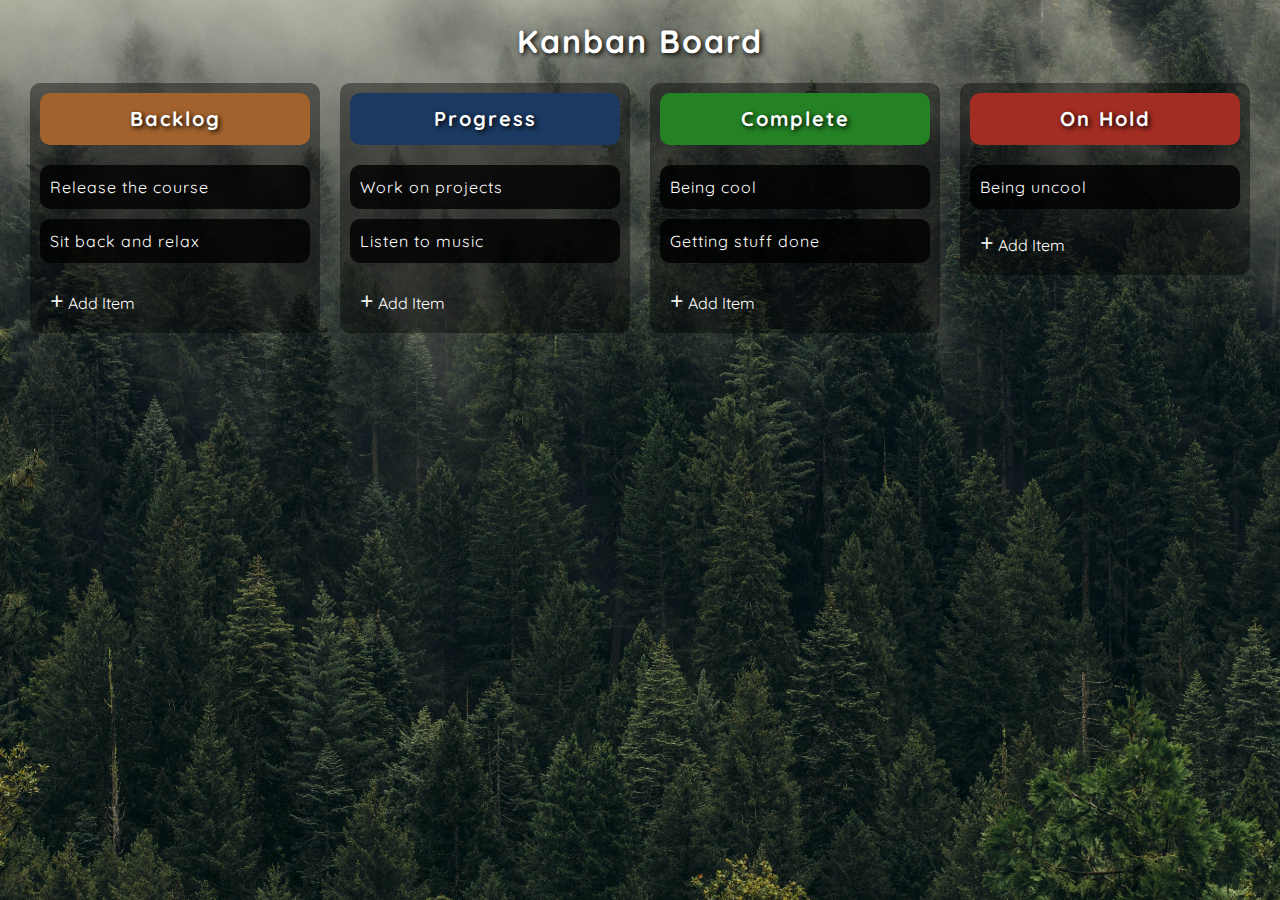
<file: drag-and-drop/index.html>
<!DOCTYPE html>
<html lang="en">
<head>
    <meta charset="UTF-8">
    <meta name="viewport" content="width=device-width, initial-scale=1.0">
    <title>Drag and Drop</title>
    <link rel="icon" type="image/png" href="favicon.png">
    <link rel="stylesheet" href="style.css">
</head>
<body>
    <h1 class="main-title">Kanban Board</h1>
    <div class="drag-container">
        <ul class="drag-list">
            <!-- backlog column -->
            <li class="drag-column backlog-column">
                <span class="header">
                    <h1>Backlog</h1>
                </span>
                <!-- backlog content -->
                <div id="backlog-content"  class="custom-scroll">
                    <ul class="drag-item-list" id="backlog-list" ondrop="drop(event)" 
                    ondragover="allowDrop(event)" ondragenter="dragEnter(0)"></ul>
                </div>
                <!-- Add Button Group -->
                <div class="add-btn-group">
                    <div class="add-btn" onclick="showInputBox(0)">
                        <span class="plus-sign"> + </span>
                        <span>Add Item</span>
                    </div>
                    <div class="add-btn solid" onclick="hideInputBox(0)">
                        <span>Save Item</span>
                    </div>
                </div>
                <div class="add-container">
                    <div class="add-item" contenteditable="true">

                    </div>
                </div>
                
            </li>
            <!-- progress column -->
            <li class="drag-column progress-column">
                <span class="header">
                    <h1>Progress</h1>
                </span>
                <!-- progress content -->
                <div id="progress-content" class="custom-scroll">
                    <ul class="drag-item-list" id="progress-list" ondrop="drop(event)" 
                    ondragover="allowDrop(event)" ondragenter="dragEnter(1)">
                        
                    </ul>
                </div>
                <!-- Add Button Group -->
                <div class="add-btn-group">
                    <div class="add-btn"  onclick="showInputBox(1)">
                        <span class="plus-sign"> + </span>
                        <span>Add Item</span>
                    </div>
                    <div class="add-btn solid" onclick="hideInputBox(1)">
                        <span>Save Item</span>
                    </div>
                </div>
                <div class="add-container">
                    <div class="add-item" contenteditable="true">
                        
                    </div>
                </div>
                
            </li>
            <!-- complete column -->
            <li class="drag-column complete-column">
                <span class="header">
                    <h1>Complete</h1>
                </span>
                <!-- complete content -->
                <div id="complete-content" class="custom-scroll">
                    <ul class="drag-item-list" id="complete-list" ondrop="drop(event)" 
                    ondragover="allowDrop(event) " ondragenter="dragEnter(2)">
                      
                    </ul>
                </div>
                <!-- Add Button Group -->
                <div class="add-btn-group">
                    <div class="add-btn"  onclick="showInputBox(2)">
                        <span class="plus-sign"> + </span>
                        <span>Add Item</span>
                    </div>
                    <div class="add-btn solid" onclick="hideInputBox(2)">
                        <span>Save Item</span>
                    </div>
                </div>
                <div class="add-container">
                    <div class="add-item" contenteditable="true">
                        
                    </div>
                </div>
                
            </li>
            <!-- onhold column -->
            <li class="drag-column on-hold-column">
                <span class="header">
                    <h1>On Hold</h1>
                </span>
                <!-- on-hold content -->
                <div id="on-hold-content" class="custom-scroll">
                    <ul class="drag-item-list" id="on-hold-list" ondrop="drop(event)" 
                    ondragover="allowDrop(event)" ondragenter="dragEnter(3)" >
                    </ul>
                </div>
                <!-- Add Button Group -->
                <div class="add-btn-group">
                    <div class="add-btn"  onclick="showInputBox(3)">
                        <span class="plus-sign"> + </span>
                        <span>Add Item</span>
                    </div>
                    <div class="add-btn solid" onclick="hideInputBox(3)">
                        <span>Save Item</span>
                    </div>
                </div>
                <div class="add-container">
                    <div class="add-item" contenteditable="true">
                        
                    </div>
                </div>
                
            </li>
        </ul>
    </div>
    <!-- Script -->
    <script src="script.js"></script>
</body>
</html>
</file>
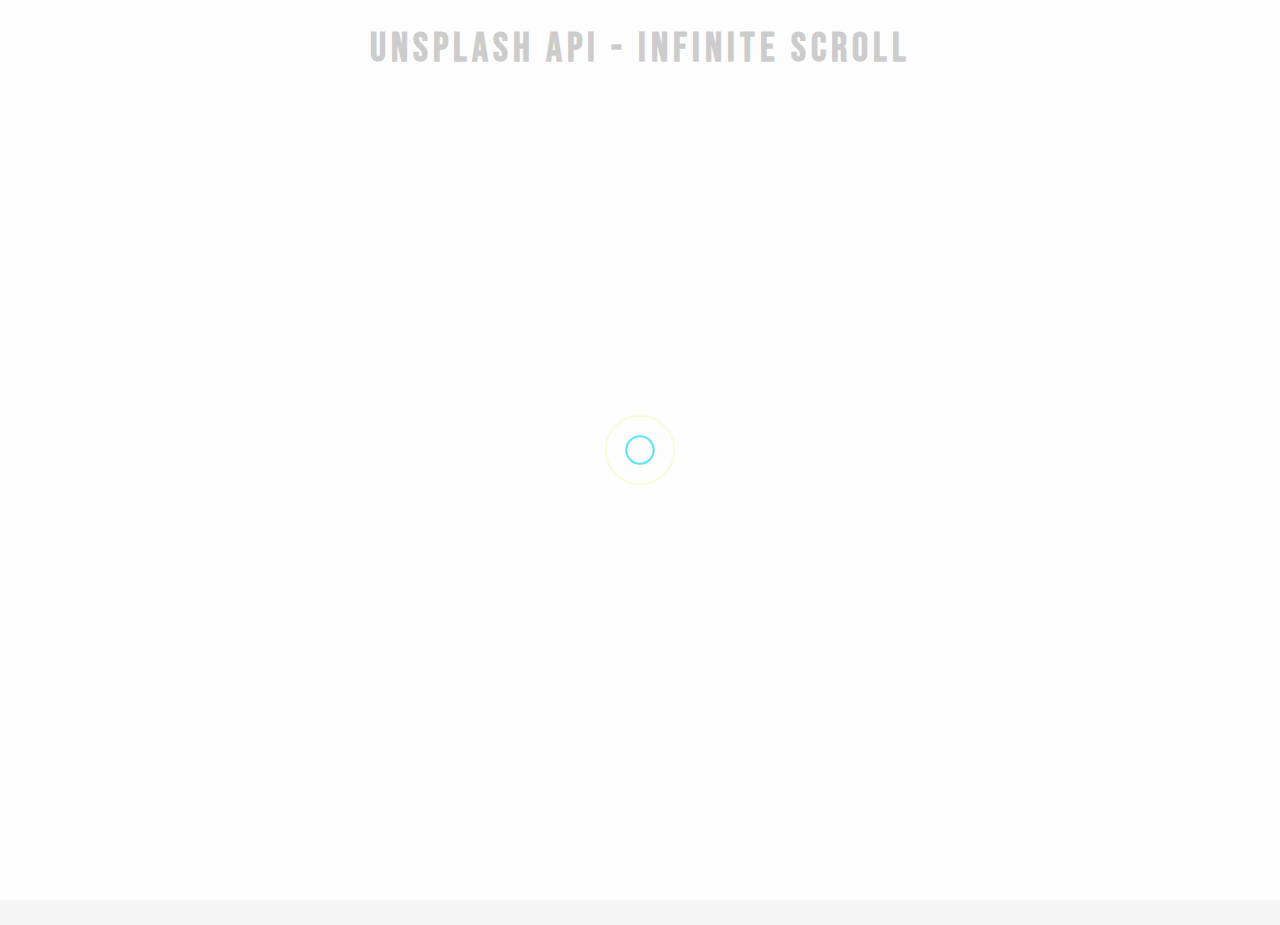
<file: infinite-scroll/index.html>
<!DOCTYPE html>
<html lang="en">
<head>
    <meta charset="UTF-8">
    <meta http-equiv="X-UA-Compatible" content="IE=edge">
    <meta name="viewport" content="width=device-width, initial-scale=1.0">
    <title>Infinite Scroll</title>
    <link rel="icon" type="img/png" href="https://www.google.com/s2/favicons?domain=jacinto.design">
    <link rel="stylesheet" href="./style.css">
</head>
<body>
    <!-- Title -->
    <h1>Unsplash API - Infinite Scroll</h1>
    <!-- Loader -->
    <div id="loader" class="loader">
        <img src="./loader.svg.svg" alt="loading">
    </div>
    <!-- Image Container -->
    <div class="img-container" id="img-container">
    </div>
    <!-- Script -->
    <script src="./script.js"></script>
</body>
</html>
</file>
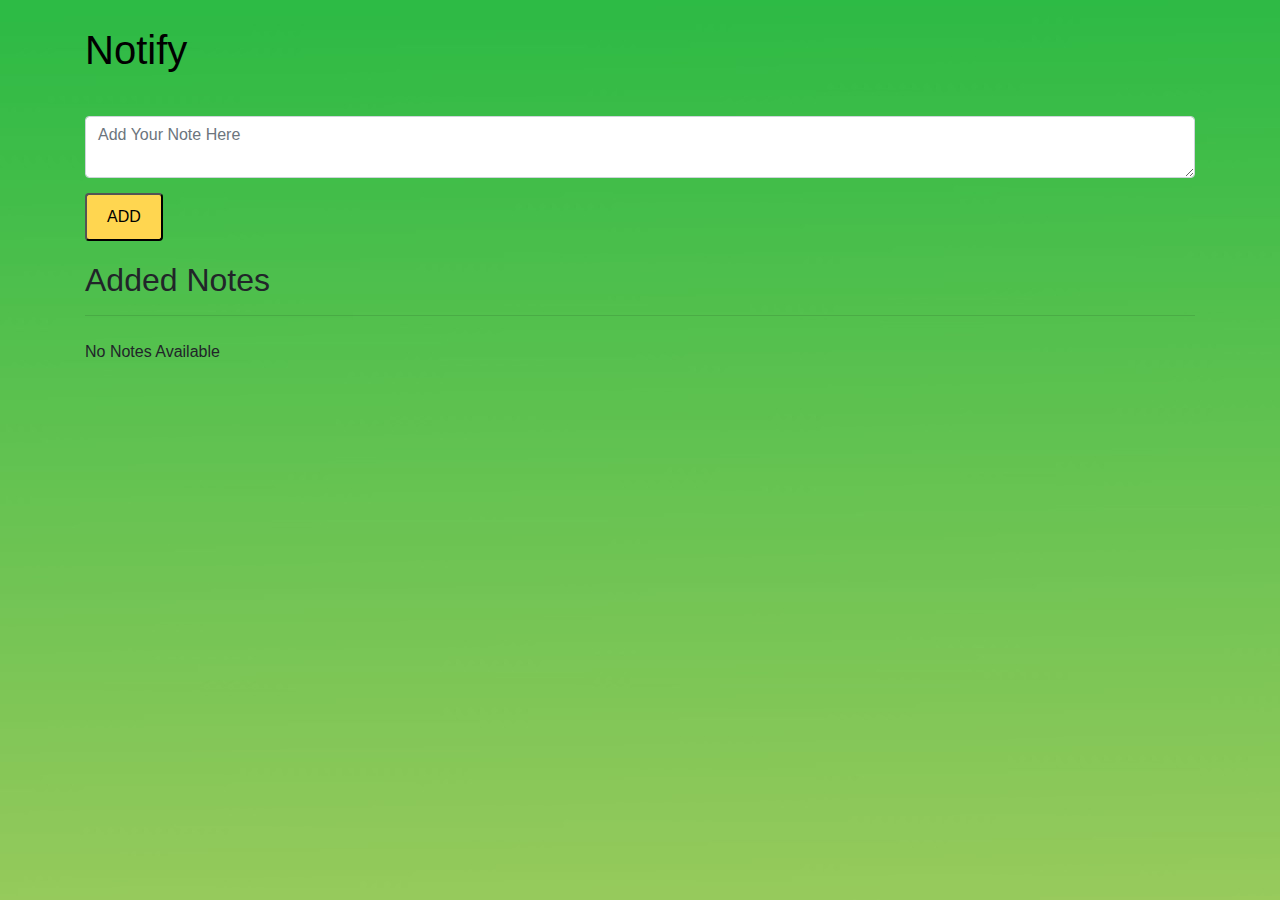
<file: LocalStorage/index.html>
<!DOCTYPE html>
<html lang="en">

<head>
    <meta charset="UTF-8">
    <meta http-equiv="X-UA-Compatible" content="IE=edge">
    <meta name="viewport" content="width=device-width, initial-scale=1.0">
    <title>Notify</title>

    <link rel="stylesheet" href="./style.css" type="text/css">
    </link>
    <link rel="stylesheet" href="https://maxcdn.bootstrapcdn.com/bootstrap/4.5.2/css/bootstrap.min.css">

    <script src="https://ajax.googleapis.com/ajax/libs/jquery/3.5.1/jquery.min.js"></script>
    <script src="https://cdnjs.cloudflare.com/ajax/libs/popper.js/1.16.0/umd/popper.min.js"></script>
    <script src="https://maxcdn.bootstrapcdn.com/bootstrap/4.5.2/js/bootstrap.min.js"></script>

    <link rel="stylesheet" href="https://cdnjs.cloudflare.com/ajax/libs/font-awesome/5.12.1/css/all.min.css"
        integrity="sha256-mmgLkCYLUQbXn0B1SRqzHar6dCnv9oZFPEC1g1cwlkk=" crossorigin="anonymous" />
</head>

<body>
    <div class="header container">
        <div class="row">
            <div class="col-md-12 col-12">
                <div class="main-head"></span><i class="far fa-sticky-note"></i> Notify</div>
                <form class="input-form form-group">

                    <textarea type="text" class="form-control mt-3" id='message'
                        placeholder="Add Your Note Here"></textarea>

                    <button class="btn-form-submit" id='addBtn'>ADD</button>
                </form>
            </div>
        </div>
        <h2 class="mt-1">Added Notes</h2>
        <hr>
        <div class="row" id='notes'>

        </div>
    </div>


</body>
<script src="./script.js"></script>

</html>
</file>
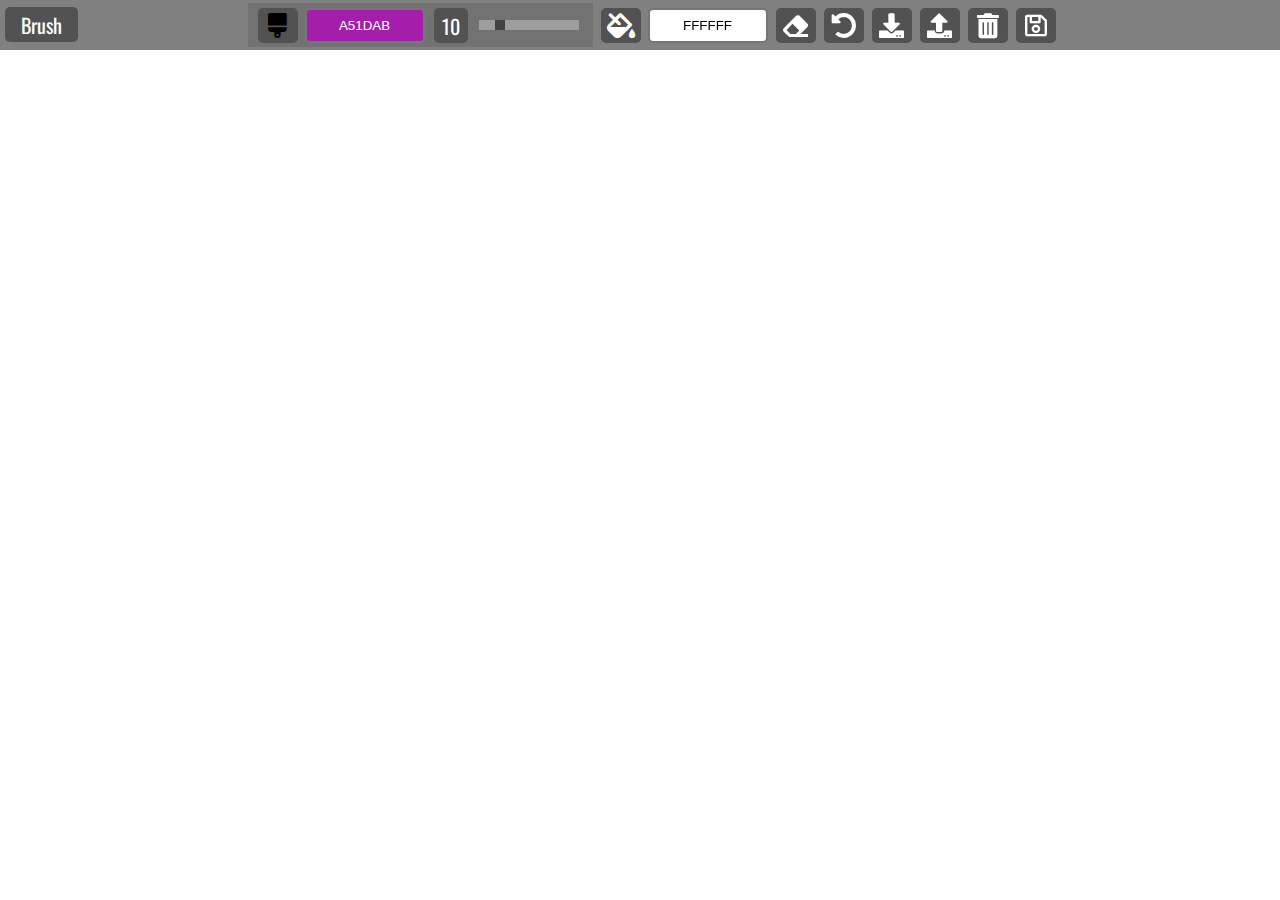
<file: paint-clone/index.html>
<!DOCTYPE html>
<html lang="en">
<head>
    <meta charset="UTF-8">
    <meta name="viewport" content="width=device-width, initial-scale=1.0">
    <title>Paint Clone</title>
    <link rel="icon" type="image/png" href="favicon.png">
    <link rel="stylesheet" href="https://cdnjs.cloudflare.com/ajax/libs/font-awesome/5.10.2/css/all.min.css"/>
    <link rel="stylesheet" href="style.css">
</head>
<body>
    <!-- Tool Bar -->
    <div class="top-bar">
        <!-- Active Tool -->
        <div class="active-tool">
            <span id="active-tool" title="Active Tool">Brush</span>
        </div>
        <!-- Brush -->
        <div class="brush tool">
            <i class="fas fa-brush" id="brush" title="Brush"></i>
            <input value="a51dab" class="jscolor" id="brush-color">
            <span class="size" id="brush-size" title="Brush Size">10</span>
            <input type="range" min="1" max="50" value="10" class="slider" id="brush-slider">
        </div>
        <!-- Bucket -->
        <div class="bucket tool">
            <i class="fas fa-fill-drip" title="Background Color"></i>
            <input value="ffffff" class="jscolor" id="bucket-color">
        </div>
        <!-- Eraser -->
        <div class="tool">
            <i class="fas fa-eraser" id="eraser" title="Eraser"></i>
        </div>
        <!-- Clear Canvas -->
        <div class="tool">
            <i class="fas fa-undo-alt" id="clear-canvas" title="Clear"></i>
        </div>
        <!-- Save Local Storage -->
        <div class="tool">
            <i class="fas fa-download" id="save-storage" title="Save Local Storage"></i>
        </div>
        <!-- Load Local Storage -->
        <div class="tool">
            <i class="fas fa-upload" id="load-storage" title="Load Local Storage"></i>
        </div>
        <!-- Clear Local Storage -->
        <div class="tool">
            <i class="fas fa-trash-alt" id="clear-storage" title="Clear Local Storage"></i>
        </div>
        <!-- Download Image -->
        <div class="tool">
            <a id="download">
                <i class="far fa-save" title="Save Image File"></i>
            </a>
        </div>
    </div>

    <!-- Mobile Message -->
    <div class="mobile-message">
        <h2>Please use this app on larger screen</h2>
    </div>

    <!-- Script -->
    <script src="script.js"></script>
    <script src="./jscolor.js"></script>
</body>
</html>
</file>
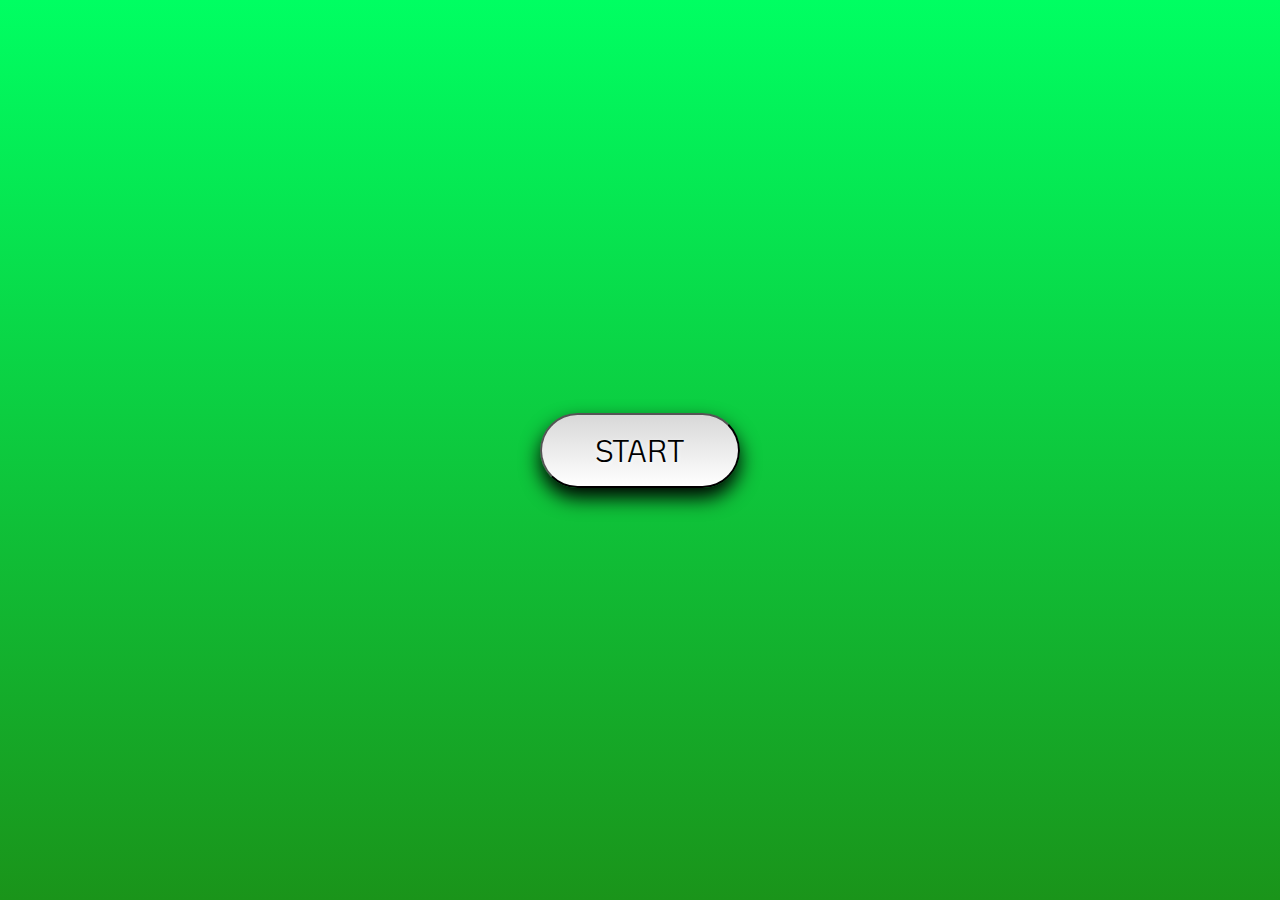
<file: picture-in-picture/index.html>
<!DOCTYPE html>
<html lang="en">
<head>
    <meta charset="UTF-8">
    <meta http-equiv="X-UA-Compatible" content="IE=edge">
    <meta name="viewport" content="width=device-width, initial-scale=1.0">
    <title>Picture In Picture</title>
    <link rel="icon" type="img/png" href="https://www.google.com/s2/favicons?domain=jacinto.design">
    <link rel="stylesheet" href="./style.css">
</head>
<body>
    <!-- Video -->
    <video src="" id="video" controls height="360px" width="640px" hidden></video>
    <!-- Button -->
    <div class="button-container">
        <button id="button">START</button>
    </div>
    <!-- Script -->
    <script src="./script.js"></script>
</body>
</html>
</file>
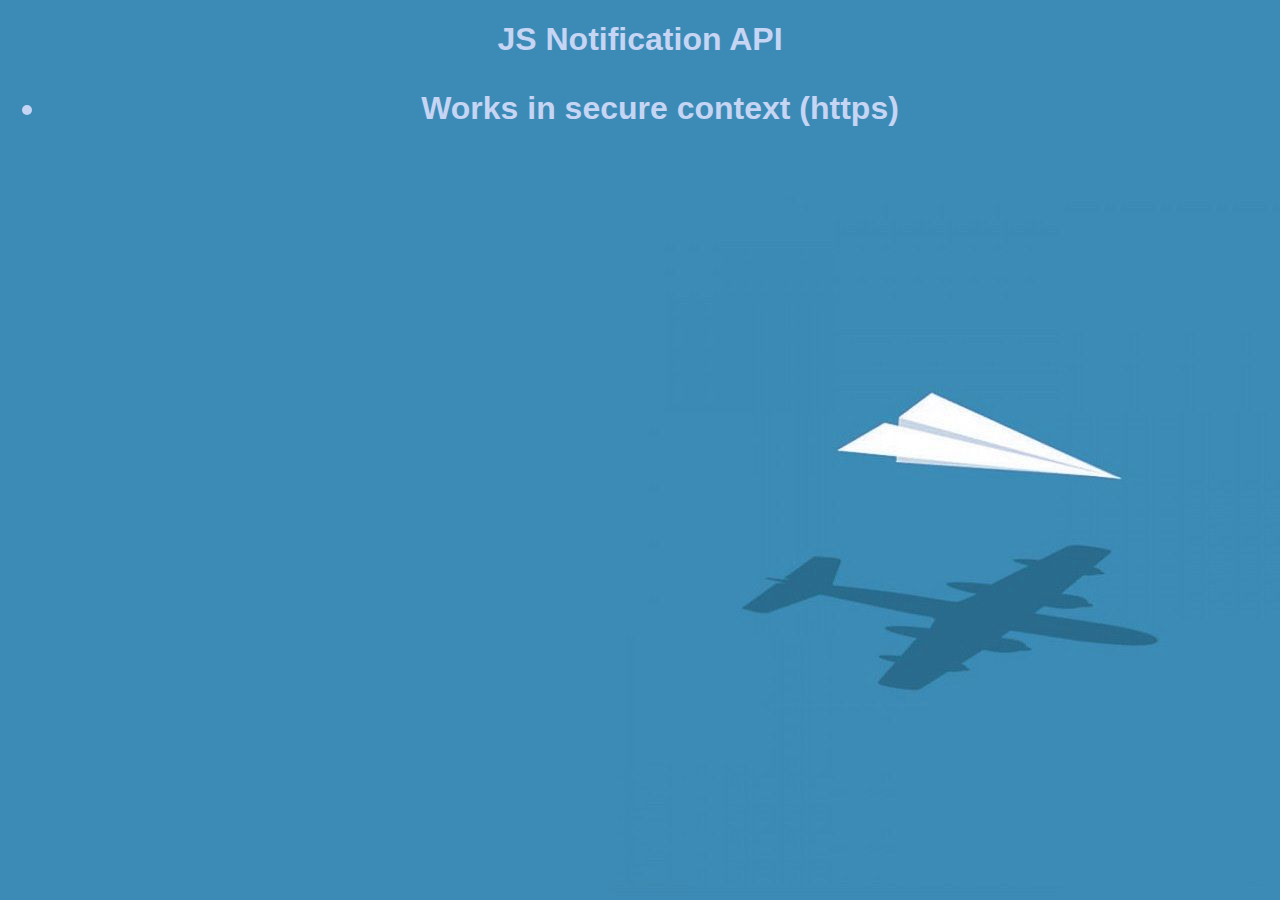
<file: PushNotification/index.html>
<!DOCTYPE html>
<html lang="en">
<head>
    <meta charset="UTF-8">
    <meta http-equiv="X-UA-Compatible" content="IE=edge">
    <meta name="viewport" content="width=device-width, initial-scale=1.0">
    <title>Push Notification</title>
    <style>
        body{
            font-family: 'Lucida Sans', 'Lucida Sans Unicode', Geneva, Verdana, sans-serif;
            color: rgb(197, 213, 243);
            background-image: url(./assets/bg.jpg);
        }
    </style>
</head>
<body>
    <center>
        <h1>
            JS Notification API
            <ul>
                <li>Works in secure context (https)</li>
            </ul>
        </h1>
    </center>
</body>
    <script>
        // Sending Notification
        function showNotification(){
            const newNotification = new Notification('Hey! Everyone.', {
                body:"Click here to see my other projects on github.",
                icon:"https://github.githubassets.com/images/modules/logos_page/Octocat.png"
            })

            newNotification.onclick = (e) => {
                window.location.href = "https://github.com/Vivekpsd";
            }
        }

        // Asking user for permission of notification - 
        // Default - Granted - Denied
        console.log('Defualt Permission - ' + Notification.permission);

        if(Notification.permission === 'granted'){
            showNotification();
        } else if (Notification.permission !== 'denied') {
            Notification.requestPermission().then(permission => {
                if(permission === 'granted'){
                    showNotification();
                }
            })
        }
    </script>
</html>
</file>
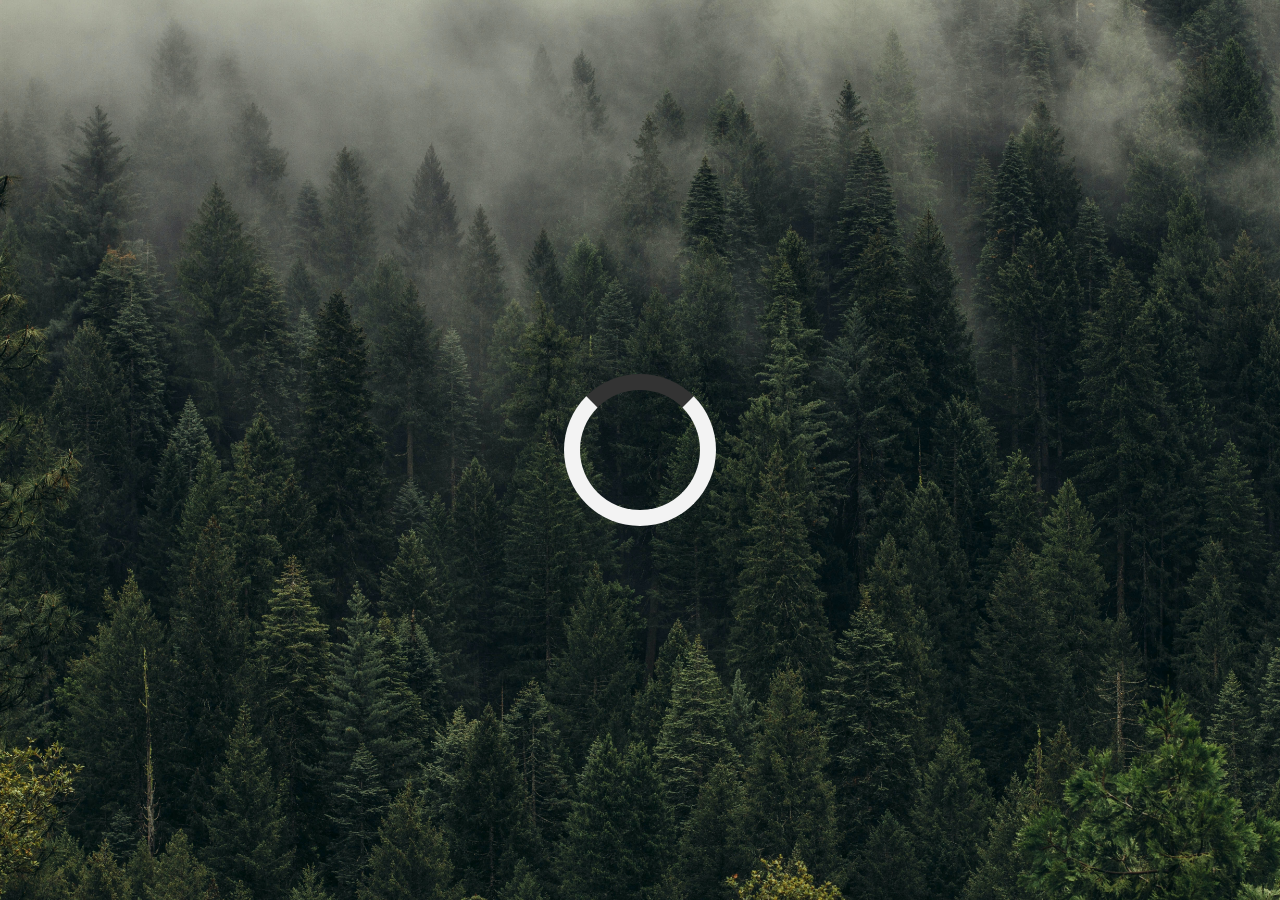
<file: quote-generator/index.html>
<!DOCTYPE html>
<html lang="en">
<head>
    <meta charset="UTF-8">
    <meta http-equiv="X-UA-Compatible" content="IE=edge">
    <meta name="viewport" content="width=device-width, initial-scale=1.0">
    <title>Quote Generator</title>
    <link rel="icon" type="img/png" href="https://media.istockphoto.com/vectors/elegant-letter-v-symbol-medieval-monogram-simple-minimal-style-linear-vector-id887558512?k=6&m=887558512&s=612x612&w=0&h=tTxl6OsHqpdr1Pxh9P4qpetqjkcTOwPyACFMqw4EKqg=">
    <link rel="stylesheet" href="https://cdnjs.cloudflare.com/ajax/libs/font-awesome/5.15.3/css/all.min.css" integrity="sha512-iBBXm8fW90+nuLcSKlbmrPcLa0OT92xO1BIsZ+ywDWZCvqsWgccV3gFoRBv0z+8dLJgyAHIhR35VZc2oM/gI1w==" crossorigin="anonymous" referrerpolicy="no-referrer" />
    <link rel="stylesheet" href="./style.css">
</head>
<body>
    <div class="quote-container" id="quote-container">
        <!-- Quote -->
        <div class="quote-text">
            <i class="fas fa-quote-left"></i>
            <span id="quote"></span>
        </div>
        <!-- Author -->
        <div class="quote-author">
            <span id="author"></span>
        </div>
        <!-- Buttons -->
        <div class="button-container">
            <button class="twitter-button" id="twitter" title="Tweet this!">
                <i class="fab fa-twitter"></i>
            </button>
            <button id="new-quote">New Quote</button>
        </div>
    </div>
    <!-- Loader -->
    <div class="loader" id='loader'></div>
    <!-- Script -->
    <script src="./script.js"></script>
</body>
</html>
</file>
<file: drag-and-drop/style.css>
/* Trees Image - Pexels: https://www.pexels.com/photo/photo-of-trees-in-forest-3801030/ */
@import url('https://fonts.googleapis.com/css?family=Quicksand&display=swap');

html {
  box-sizing: border-box;
}

:root {
  --column-1: #a2622d;
  --column-2: #1b3961;
  --column-3: #248224;
  --column-4: #a22d22;
}

body {
  margin: 0;
  background: url('./trees2.jpg');
  background-size: cover;
  background-position: 50% 60%;
  background-attachment: fixed;
  color: white;
  font-family: Quicksand, sans-serif;
  overflow-y: hidden;
}

h1 {
  letter-spacing: 2px;
  text-shadow: 2px 2px 5px black;
}

.main-title {
  text-align: center;
  font-size: 3rem;
}

ul {
  list-style-type: none;
  margin: 0;
  padding: 0;
}

.drag-container {
  margin: 20px;
}

.drag-list {
  display: flex;
  align-items: flex-start;
}

/* Columns */
.drag-column {
  flex: 1;
  margin: 0 10px;
  position: relative;
  background-color: rgba(0, 0, 0, 0.4);
  border-radius: 10px;
  overflow-x: hidden;
}

.backlog-column .header,
.backlog-column .solid,
.backlog-column .solid:hover,
.backlog-column .over {
  background-color: var(--column-1);
}

.progress-column .header,
.progress-column .solid,
.progress-column .solid:hover,
.progress-column .over {
  background-color: var(--column-2);
}

.complete-column .header,
.complete-column .solid,
.complete-column .solid:hover,
.complete-column .over {
  background-color: var(--column-3);
}

.on-hold-column .header,
.on-hold-column .solid,
.on-hold-column .solid:hover,
.on-hold-column .over {
  background-color: var(--column-4);
}

/* Custom Scrollbar */
.custom-scroll {
  overflow-y: auto;
  max-height: 75vh;
}

.custom-scroll::-webkit-scrollbar-track {
  box-shadow: inset 0 0 6px rgba(0, 0, 0, 0.4);
  border-radius: 10px;
  background-color: rgba(255, 255, 255, 0.3);
  margin-right: 5px;
}

.custom-scroll::-webkit-scrollbar {
  width: 10px;
}

.custom-scroll::-webkit-scrollbar-thumb {
  border-radius: 10px;
  box-shadow: inset 0 0 6px rgba(0, 0, 0, 0.3);
  background-color: rgba(0, 0, 0, 0.8);
}

.header {
  display: flex;
  justify-content: center;
  border-radius: 10px;
  margin: 10px;
}

.header h1 {
  font-size: 1.25rem;
}

/* Drag and Drop */
.over {
  padding: 50px 10px;
}

.drag-item-list {
  min-height: 50px;
}

.drag-item {
  margin: 10px;
  padding: 10px;
  height: fit-content;
  background-color: rgba(0, 0, 0, 0.8);
  border-radius: 10px;
  line-height: 1.5rem;
  letter-spacing: 1px;
  cursor: pointer;
}

.drag-item:focus {
  outline: none;
  background-color: white;
  color: black;
}

/* Add Button Group */
.add-btn-group {
  display: flex;
  justify-content: space-between;
}

.add-btn {
  margin: 10px;
  padding: 5px 10px;
  display: flex;
  align-items: center;
  cursor: pointer;
  width: fit-content;
  border-radius: 5px;
  transition: all 0.3s ease-in;
  user-select: none;
}

.add-btn:hover {
  background-color: rgba(255, 255, 255, 0.9);
  color: black;
}

.add-btn:active {
  transform: scale(0.97);
}

.solid {
  display: none;
}

.solid:hover {
  transition: unset;
  filter: brightness(95%);
  color: white;
}

.plus-sign {
  font-size: 1.5rem;
  margin-right: 5px;
  position: relative;
  top: -3px;
}

.add-container {
  margin: 10px;
  padding: 5px 10px;
  border-radius: 10px;
  background-color: rgba(255, 255, 255, 0.9);
  min-height: 100px;
  display: none;
}

.add-item {
  width: 100%;
  min-height: 100px;
  height: auto;
  background-color: white;
  border-radius: 10px;
  margin: 5px auto;
  resize: none;
  color: black;
  padding: 10px;
}

.add-item:focus {
  outline: none;
}

/* Media Query: Laptop */
@media screen and (max-width: 1800px) {
  .main-title {
    font-size: 2rem;
  }
}

/* Media Query: Large Smartphone (Vertical) */
@media screen and (max-width: 600px) {
  body {
    overflow-y: auto;
  }

  .drag-container {
    margin: 0;
  }

  .drag-list {
    display: block;
  }

  .drag-column {
    margin: 10px;
  }
}
</file>
<file: infinite-scroll/style.css>
@import url('https://fonts.googleapis.com/css2?family=Bebas+Neue&display=swap');

html {
  box-sizing: border-box;
}

body {
  margin: 0;
  min-height: 100vh;
  font-family: Bebas Neue, sans-serif;
  background-color: whitesmoke;
}

h1 {
  text-align: center;
  margin-top: 25px;
  margin-bottom: 15px;
  font-size: 40px;
  letter-spacing: 5px;
}

/* Loader */
.loader {
  position: fixed;
  top: 0;
  bottom: 0;
  left: 0;
  right: 0;
  background: rgba(255, 255, 255, 0.8);
}

.loader img {
  position: fixed;
  top: 50%;
  left: 50%;
  transform: translate(-50%, -50%);
}

/* Image Container */

.img-container {
  margin: 10px 30%;
}

.img-container img {
  width: 100%;
  margin-top: 5px;
}

/* Media Query: Large Smartphone */
@media screen and (max-width: 600px) {
  h1 {
    font-size: 20px;
  }

  .img-container {
    margin: 10px;
  }
}
</file>
<file: LocalStorage/style.css>
* {
  margin: 0;
  padding: 0;
}

body {
  background-image: url('./bg.jpg');
}

.header {
  height: 100vh;
  background-size: cover;
  background-position: top;

  position: relative;
}

.main-head {
  font-family: 'Lexend Deca', sans-serif;
  padding-top: 20px;
  padding-bottom: 20px;
  color: rgb(0, 0, 0);
  font-size: 40px;
}

.btn-form-submit {
  padding: 10px 20px;
  margin-top: 15px;
  border-radius: 4px;
  background-color: rgb(255, 214, 80);
}
</file>
<file: paint-clone/style.css>
@import url('https://fonts.googleapis.com/css?family=Oswald&display=swap');

* {
  box-sizing: border-box;
}

body {
  margin: 0;
  background-color: rgb(230, 230, 230);
  font-family: Oswald, sans-serif;
  overflow: hidden;
}

.top-bar {
  padding-left: 15px;
  height: 50px;
  width: 100%;
  position: fixed;
  background-color: grey;
  display: flex;
  justify-content: center;
}

/* Font Awesome Icons */
.fas,
.far {
  font-size: 25px;
  position: relative;
  top: 5px;
  background-color: rgb(82, 82, 82);
  color: white;
  padding: 5px;
  border-radius: 5px;
  width: 40px;
  text-align: center;
  cursor: pointer;
}

.fas:hover,
.far:hover {
  filter: brightness(90%);
}

.fa-fill-drip {
  cursor: default;
}

.fa-undo-alt:hover,
.fa-trash-alt:hover {
  color: rgb(223, 37, 37);
}

/* Tools */
.active-tool {
  position: absolute;
  top: 9px;
  left: 5px;
}

.active-tool > span {
  background-color: rgb(82, 82, 82);
  border-radius: 5px;
  padding: 2.5px 16px;
  color: white;
  font-size: 20px;
  user-select: none;
}

.tool {
  position: relative;
  top: 3px;
}

.tool:not(:first-child) {
  margin-left: 8px;
}

.brush {
  background-color: rgb(114, 114, 114);
  height: 44px;
  width: 345px;
}

.brush > * {
  margin-left: 10px;
}

.size {
  min-width: 40px;
  height: 35px;
  position: relative;
  top: 4px;
  left: -5px;
  background-color: rgb(82, 82, 82);
  border-radius: 5px;
  padding: 2.5px 8px;
  color: white;
  font-size: 20px;
  user-select: none;
}

/* Custom Slider */
.slider {
  -webkit-appearance: none;
  position: relative;
  left: -8px;
  width: 100px;
  height: 10px;
  background: rgb(177, 177, 177);
  outline: none;
  opacity: 0.7;
  cursor: pointer;
  -webkit-transition: 0.2s;
  transition: opacity 0.2s;
}

.slider:hover {
  opacity: 1;
}

.slider::-webkit-slider-thumb {
  -webkit-appearance: none;
  appearance: none;
  width: 10px;
  height: 10px;
  background: rgb(47, 47, 47);
}

.slider::-moz-range-thumb {
  width: 10px;
  height: 10px;
  background: rgb(47, 47, 47);
}

/* JS Color */
.jscolor {
  border-style: solid;
  border-radius: 5px;
  height: 35px;
  width: 120px;
  margin-left: 3px;
  text-align: center;
  cursor: pointer;
  outline: none;
}

/* Canvas */
canvas#canvas {
  position: absolute;
  top: 50px;
  cursor: crosshair;
  z-index: 10;
}

/* Mobile Message */
.mobile-message {
  display: none;
}

/* Media Query: Mobile Devices */
@media screen and (max-width: 800px) {
  .mobile-message {
    position: absolute;
    height: 100vh;
    width: 100%;
    background-color: rgb(0, 0, 0);
    color: white;
    display: flex;
    justify-content: center;
    align-items: center;
    text-align: center;
    z-index: 100;
  }
}
</file>
<file: picture-in-picture/style.css>
@import url('https://fonts.googleapis.com/css2?family=KoHo:wght@300&display=swap');

html {
  box-sizing: border-box;
}

body {
  margin: 0;
  height: 100vh;
  display: flex;
  justify-content: center;
  align-items: center;
  background: linear-gradient(to bottom, rgb(0, 255, 98), rgb(26, 148, 26));
}

/* .button-container {
  border: 2px solid rgb(87, 255, 72);
  padding: 10px;
  border-radius: 50px;
  width: 200px;
  box-shadow: inset 0 20px 4px -19px rgba(255, 255, 255, 0.7);
} */

button {
  cursor: pointer;
  outline: none;
  width: 200px;
  height: 75px;
  font-family: 'KoHo', sans-serif;
  font-size: 30px;
  color: #000;
  text-shadow: 0 2px 5px #fff;
  background: linear-gradient(to top, #ffffff, #d8d8d8);
  border-radius: 50px;
  box-shadow: 0px 10px 20px #000;
}

button:hover {
  background: linear-gradient(to bottom, #ffffff, #d8d8d8);
  box-shadow: 0px 7px 20px #000;
}

button:active {
  transform: translateY(3px);
  box-shadow: 0px 3px 20px #000;
}
</file>
<file: quote-generator/style.css>
@import url('https://fonts.googleapis.com/css?family=Montserrat&display=swap');

html {
  box-sizing: border-box;
}

body {
  margin: 0;
  min-height: 100vh;
  background-color: #000;
  background-image: url('./img/bg.jpg');
  background-size: cover;
  color: #fff;
  font-family: Montserrat, sans-serif;
  font-weight: 700;
  text-align: center;
  display: flex;
  align-items: center;
  justify-content: center;
}

.quote-container {
  width: auto;
  max-width: 900px;
  padding: 20px 30px;
  border-radius: 10px;
  background-color: rgba(32, 32, 32, 0.4);
  box-shadow: 0 10px 10px 10px rgba(0, 0, 0, 0.2);
}

.quote-text {
  font-size: 2.75rem;
}

.long-quote {
  font-size: 2rem;
}

.fa-quote-left {
  font-size: 4rem;
}

.quote-author {
  margin-top: 15px;
  font-size: 2rem;
  font-weight: 400;
  font-style: italic;
}

.button-container {
  margin-top: 15px;
  display: flex;
  justify-content: space-between;
}

button {
  cursor: pointer;
  font-size: 1.2rem;
  height: 2.5rem;
  border: none;
  border-radius: 10px;
  color: #333;
  background-color: #fff;
  outline: none;
  padding: 0.5rem 1.8rem;
  box-shadow: 0 0.3rem rgb(121, 121, 121, 0.65);
}

button:hover {
  filter: brightness(120%);
}

button:active {
  transform: translate(0, 0.3rem);
  box-shadow: 0 0.1rem rgba(255, 255, 255, 0.65);
}

.twitter-button:hover {
  color: #38a1f3;
}

.fa-twitter {
  font-size: 1.5rem;
}

/* Loader */
.loader {
  border: 16px solid #f3f3f3; /* Light grey */
  border-top: 16px solid #333; /* Blue */
  border-radius: 50%;
  width: 120px;
  height: 120px;
  animation: spin 2s linear infinite;
}

@keyframes spin {
  0% {
    transform: rotate(0deg);
  }
  100% {
    transform: rotate(360deg);
  }
}

/* Media Query */
@media screen and (max-width: 1000px) {
  .quote-container {
    margin: auto 10px;
  }

  .quote-text {
    font-size: 2.5rem;
  }
}
</file>
